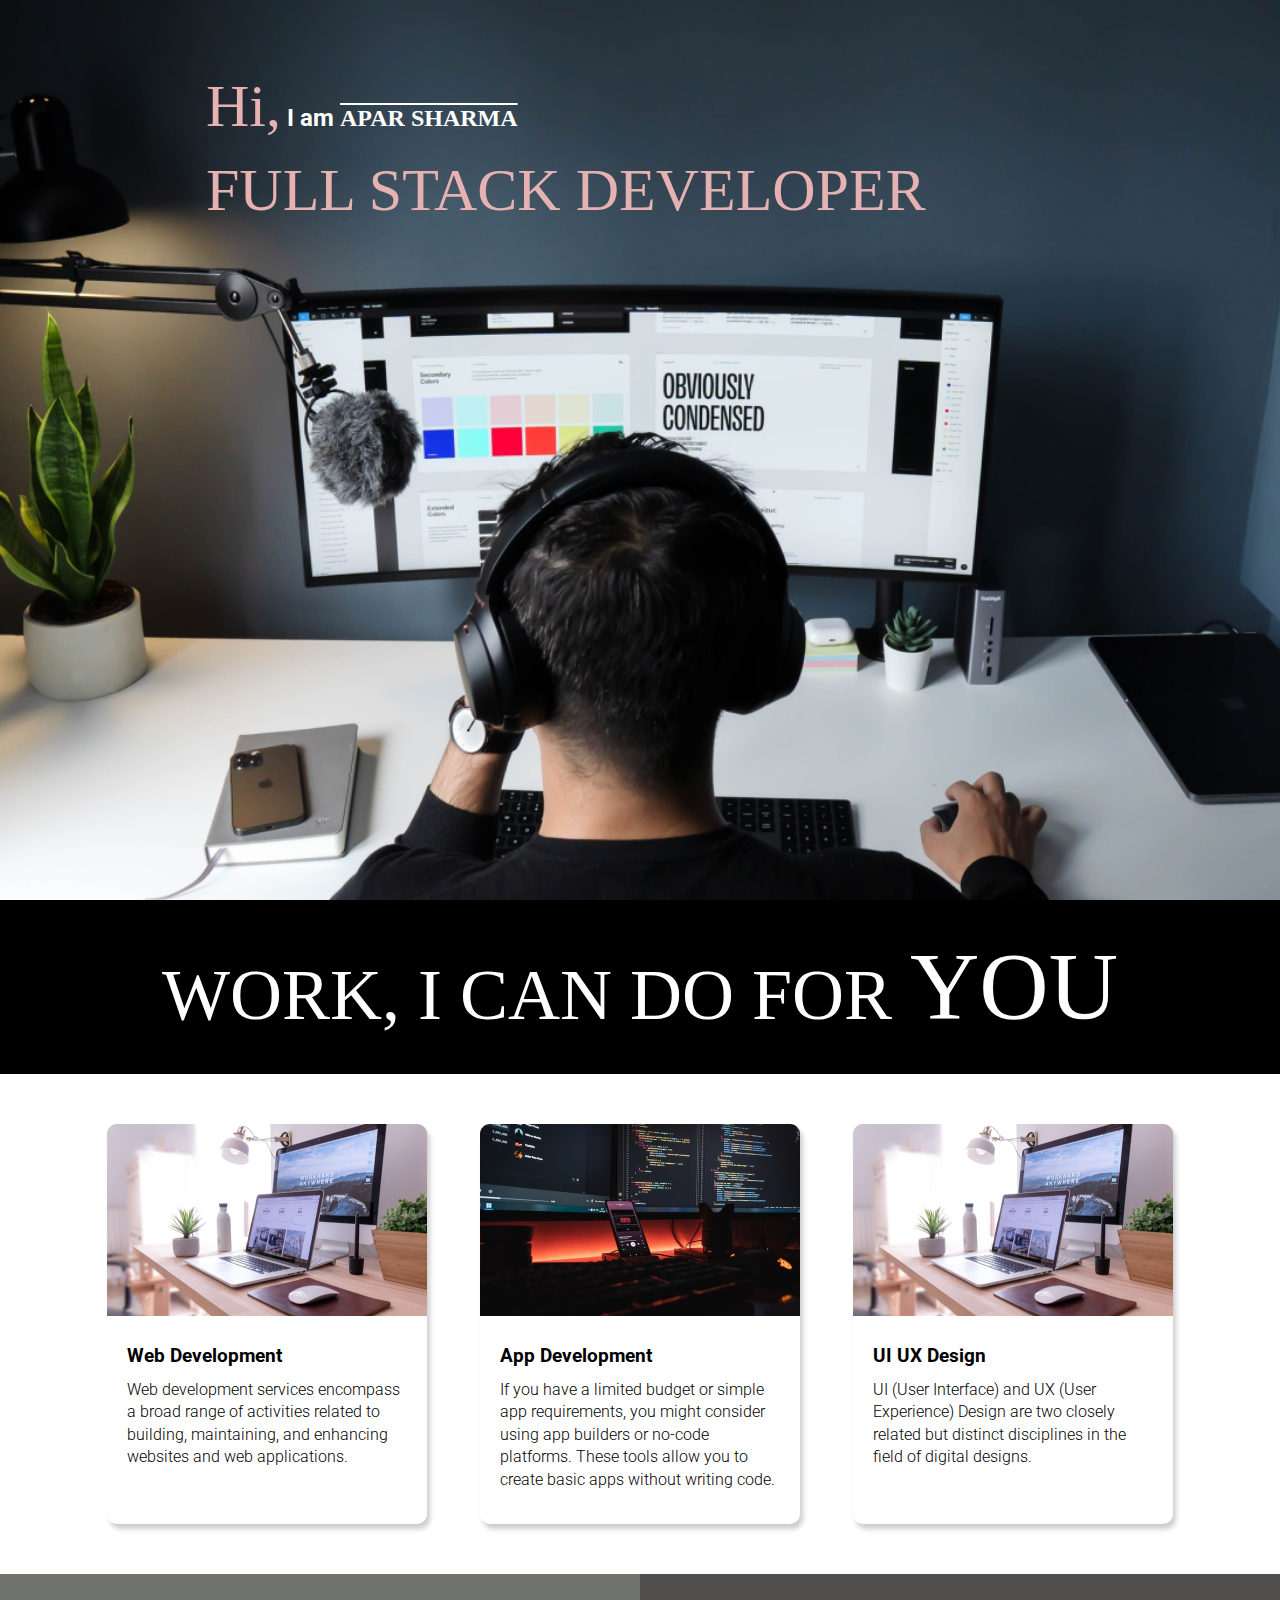
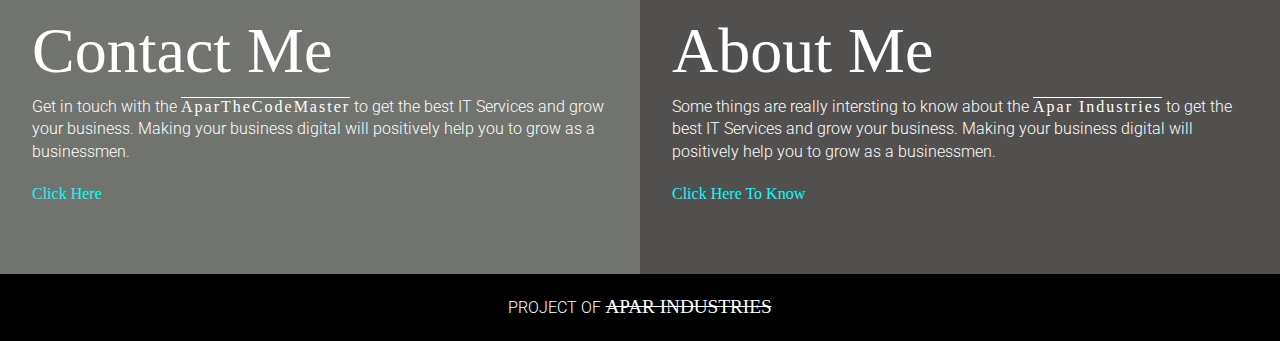
<file: index.html>
<!DOCTYPE html>
<html lang="en">

<head>
  <meta charset="UTF-8" />
  <meta http-equiv="X-UA-Compatible" content="IE=edge" />
  <meta name="viewport" content="width=device-width, initial-scale=1.0" />
  <title>Developer | Landing Page</title>
  <link rel="stylesheet" href="style.css" />
</head>

<body>
  <section class="hero_section">
    <div class="text_container">
      <h2><span class="lg_text">Hi,</span> I am <b><span
            style="font-family: Black Ops One; text-decoration: overline;">APAR SHARMA</span></b></h2>
      <h1 class="lg_text">FULL STACK DEVELOPER</h1>
    </div>
  </section>
  <section class="black_box">
    <h2 style="font-family: black ops one;">WORK, I CAN DO FOR <span>YOU</span></h2>
  </section>
  <section class="work">
    <div class="grid_item">
      <div class="card">
        <div class="image_container">
          <img src="images/web.png" alt="web development" />
        </div>
        <div class="card_content">
          <h3>Web Development</h3>
          <p>
            Web development services encompass a broad range of activities related to building,
            maintaining, and enhancing websites and web applications.
          </p>
        </div>
      </div>
    </div>
    <div class="grid_item">
      <div class="card">
        <div class="image_container">
          <img src="images/mobile.png" alt="app development" />
        </div>
        <div class="card_content">
          <h3>App Development</h3>
          <p>
            If you have a limited budget or simple app requirements, you might consider using app
            builders or no-code platforms. These tools allow you to create basic apps without writing code.
          </p>
        </div>
      </div>
    </div>
    <div class="grid_item">
      <div class="card">
        <div class="image_container">
          <img src="images/web.png" alt="web development" />
        </div>
        <div class="card_content">
          <h3>UI UX Design</h3>
          <p>
            UI (User Interface) and UX (User Experience) Design are two closely related but distinct
            disciplines in the field of digital
            designs.
          </p>
        </div>
      </div>
    </div>
  </section>
  <section class="bottom_section">
    <div class="contact">
      <h2 style="font-family: black ops one;">Contact Me</h2>
      <p>
        Get in touch with the <b><span
            style="font-family: black ops one; letter-spacing: 2px; text-decoration: overline;">AparTheCodeMaster</span></b>
        to get the best IT Services and
        grow your business. Making your business digital will positively help you to grow as a businessmen.
      </p>
      <p>
        <a href="contact_us.html"> <span style="font-family: black ops one; color:aqua;">Click Here</span></a>
      </p>
    </div>
    <div class="about">
      <h2 style="font-family: black ops one;">About Me</h2>

      <p>
        Some things are really intersting to know about the <b><span
            style="font-family: black ops one; letter-spacing: 2px; text-decoration: overline;">Apar
            Industries</span></b> to get the best
        IT Services and grow your business. Making your business digital will positively help you to grow as a
        businessmen.
      </p>
      <p>
        <a href="about_us.html"> <span style="font-family: black ops one; color:aqua;">Click Here To Know</span></a>

      </p>
    </div>
  </section>
  <footer>Project Of <span style="font-family: black ops one; text-decoration: line-through; font-size: larger;">APAR
      INDUSTRIES</span></footer>
</body>

</html>
</file>
<file: style.css>
@import url("https://fonts.googleapis.com/css2?family=Roboto:ital,wght@0,100;0,300;0,400;0,500;0,700;0,900;1,100;1,300;1,400;1,500;1,700;1,900&display=swap");
* {
  margin: 0;
  padding: 0;
  box-sizing: border-box;
}

html,
body {
  line-height: 1.4;
  font-weight: 300;
  font-family: "Roboto", sans-serif;
}

.hero_section {
  background-image: url(images/developer.png);
  min-height: 100vh;
  background-position: center;
  background-size: cover;
  background-repeat: no-repeat;
}
.text_container {
  color: white;
  max-width: 900px;
  margin: 0 auto;
  padding-top: 64px;
  padding-left: 16px;
}
.lg_text {
  font-size: 60px;
  font-weight: 300;
  font-family: black ops one;
  color: #e6b1b1;
}
.black_box {
  background-color: #000;
  padding: 20px;
}
.black_box h2 {
  font-size: 72px;
  color: white;
  text-align: center;
  font-weight: 300;
}

.black_box h2 span {
  font-weight: 400;
  font-size: 96px;
}
.work {
  display: grid;
  gap: 20px;
  grid-template-columns: repeat(auto-fit, minmax(320px, 1fr));

  max-width: 1100px;
  margin: 50px auto;
}
.grid_item {
  display: flex;
  justify-content: center;
  align-items: center;
}
.card {
  max-width: 320px;
  height: 400px;
  border-radius: 10px;
  box-shadow: 3px 5px 5px rgba(1, 1, 1, 0.2);
  transition: 0.2s ease-in-out;
}
.card:hover {
  transform: scale(1.04);
  box-shadow: 3px 5px 5px rgba(1, 1, 1, 0.3);
  transition: 0.2s ease-in-out;
}
.card_content {
  padding: 20px;
}
.card_content h3 {
  margin-bottom: 10px;
}
.bottom_section {
  display: flex;
}
.contact {
  background-color: #71746e;
}
.about {
  background-color: #52504f;
}

.contact,
.about {
  min-height: 300px;
  padding: 32px;
  color: white;
  width: 50%;
}
.about h2,
.contact h2 {
  font-size: 64px;
  font-weight: 300;
}
.about p,
.contact p {
  margin-bottom: 20px;
}

footer {
  text-align: center;
  text-transform: uppercase;
  background-color: #000;
  padding: 20px;
  color: white;
}
a {
  text-decoration: none;
}
@media (max-width: 786px) {
  .hero_section {
    min-height: 50vh;
  }
  .text_container {
    padding: 10px 0;
    text-align: center;
  }
  .lg_text {
    font-size: 32px;
  }
  .black_box h2 {
    font-size: 24px;
  }
  .black_box h2 span {
    font-weight: 400;
    font-size: 32px;
  }
  .bottom_section {
    flex-direction: column;
  }
  h1 {
    font-size: 32px;
  }
  .about h2,
  .contact h2 {
    font-size: 32px;
  }
  
}
</file>
